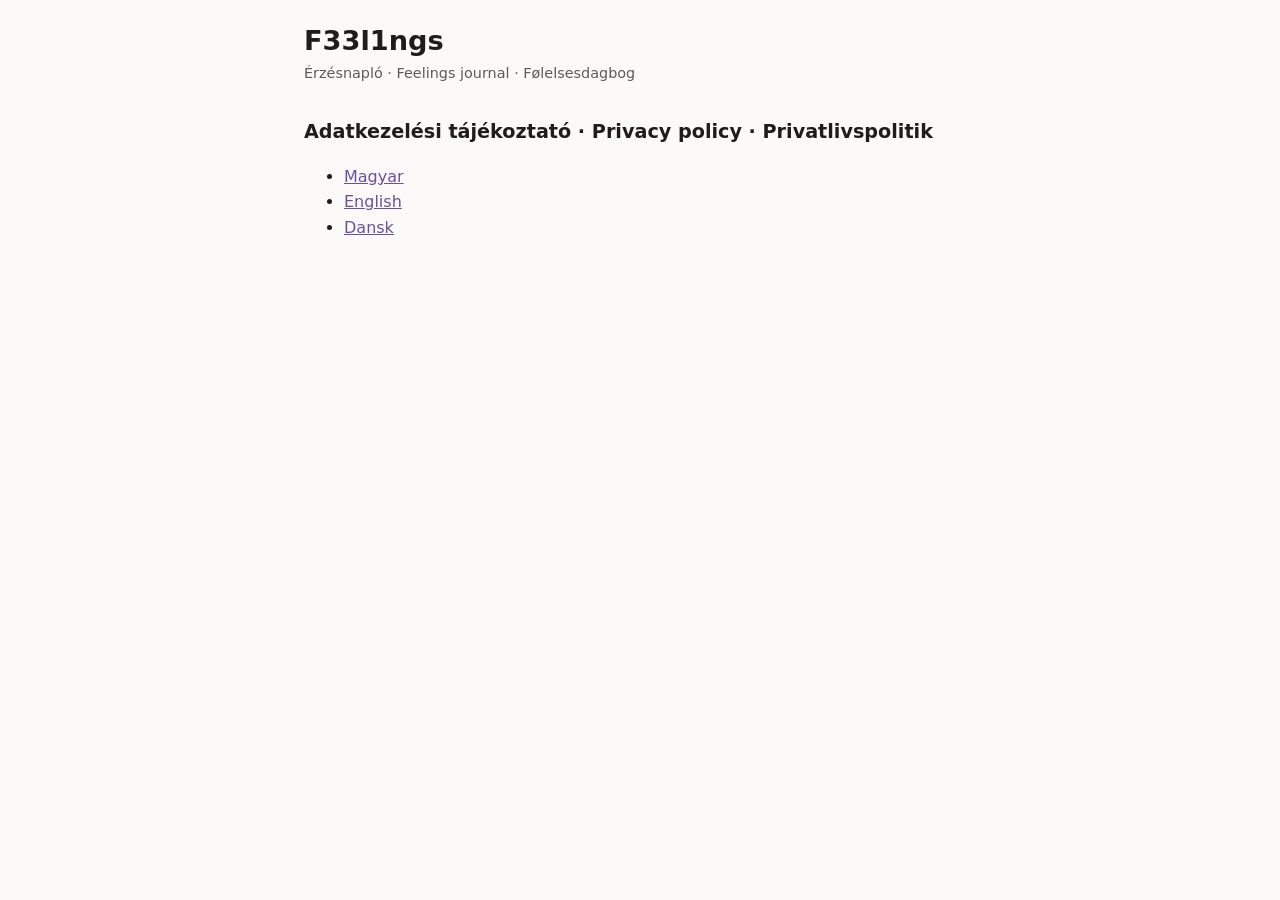
<file: index.html>
<!doctype html>
<html lang="en">
<head>
<meta charset="utf-8">
<meta name="viewport" content="width=device-width, initial-scale=1">
<meta http-equiv="Content-Security-Policy" content="default-src 'none'; style-src 'self'; img-src 'self'; base-uri 'none'; form-action 'none'">
<meta name="referrer" content="no-referrer">
<title>F33l1ngs</title>
<link rel="stylesheet" href="style.css">
</head>
<body>
<main>
<h1>F33l1ngs</h1>
<p class="meta">Érzésnapló · Feelings journal · Følelsesdagbog</p>

<h2>Adatkezelési tájékoztató · Privacy policy · Privatlivspolitik</h2>
<ul>
  <li><a href="hu/" hreflang="hu" lang="hu">Magyar</a></li>
  <li><a href="en/" hreflang="en">English</a></li>
  <li><a href="da/" hreflang="da" lang="da">Dansk</a></li>
</ul>

</main>
</body>
</html>
</file>
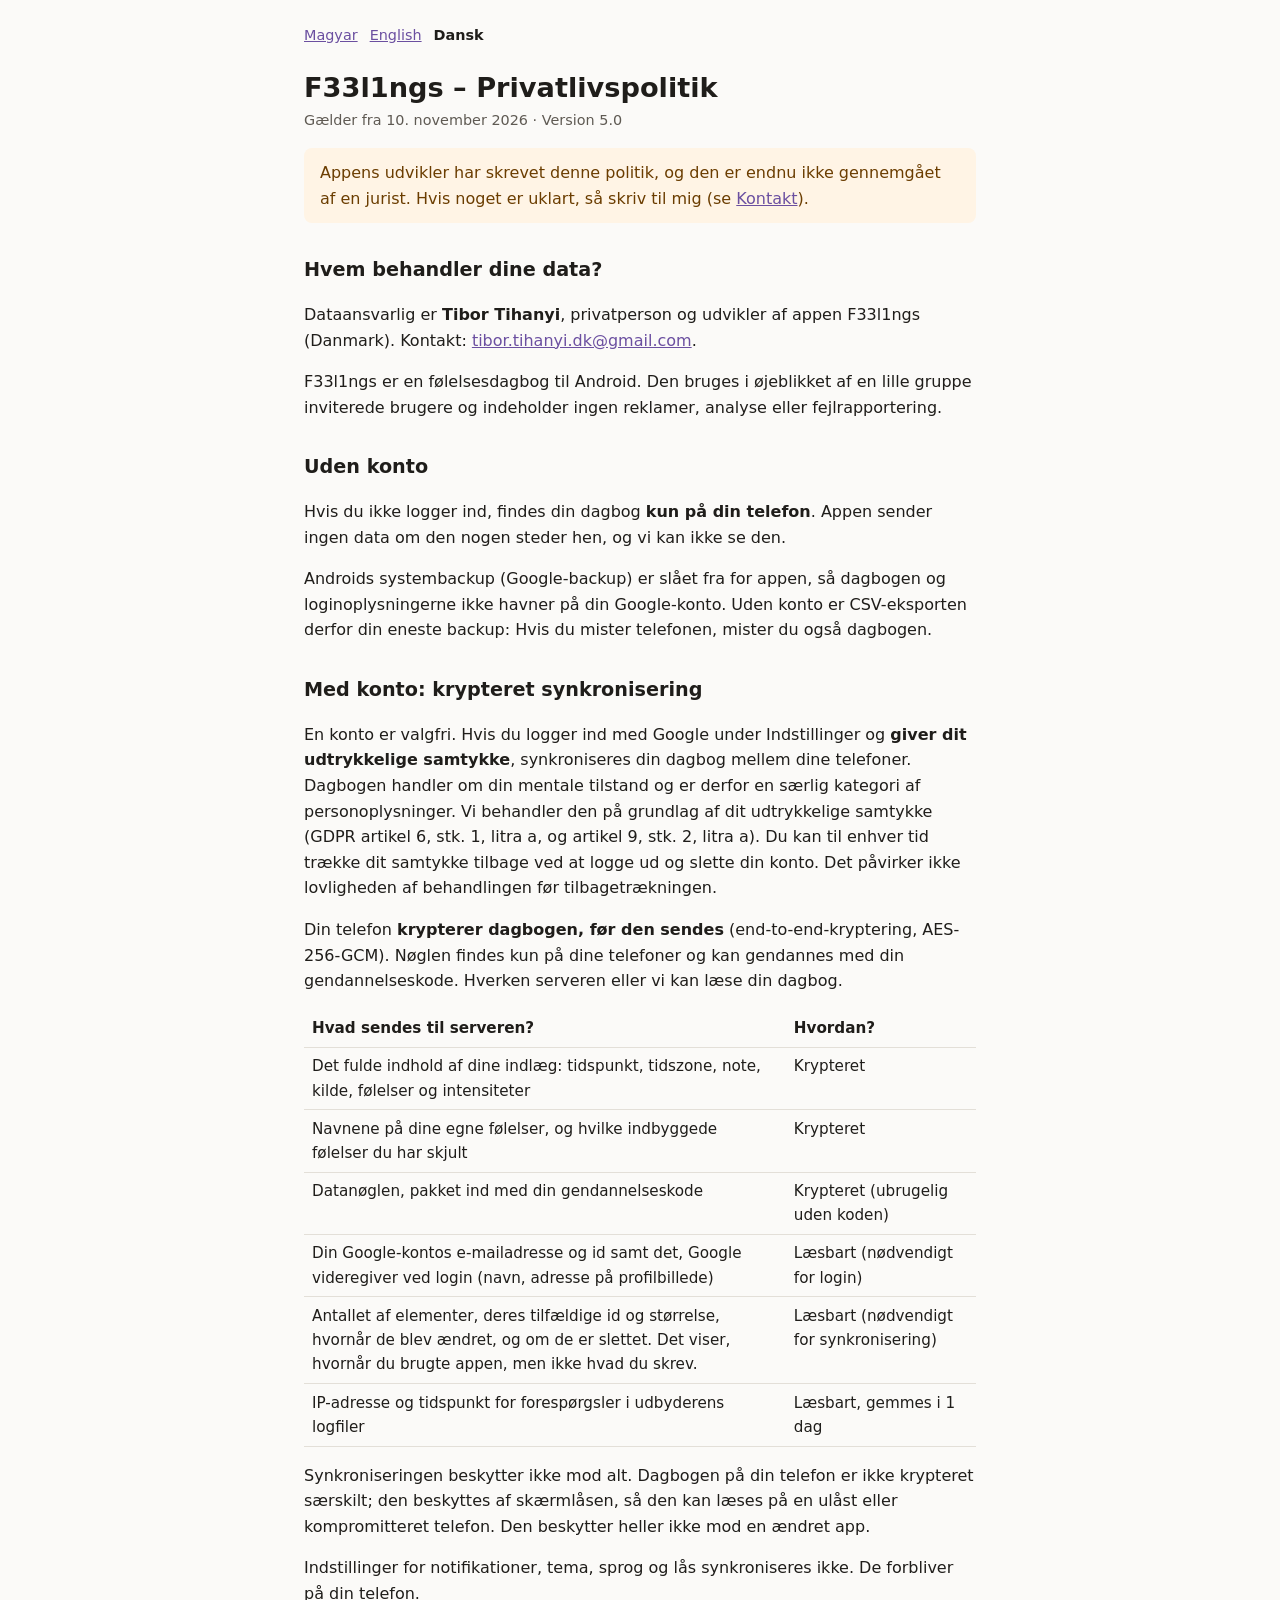
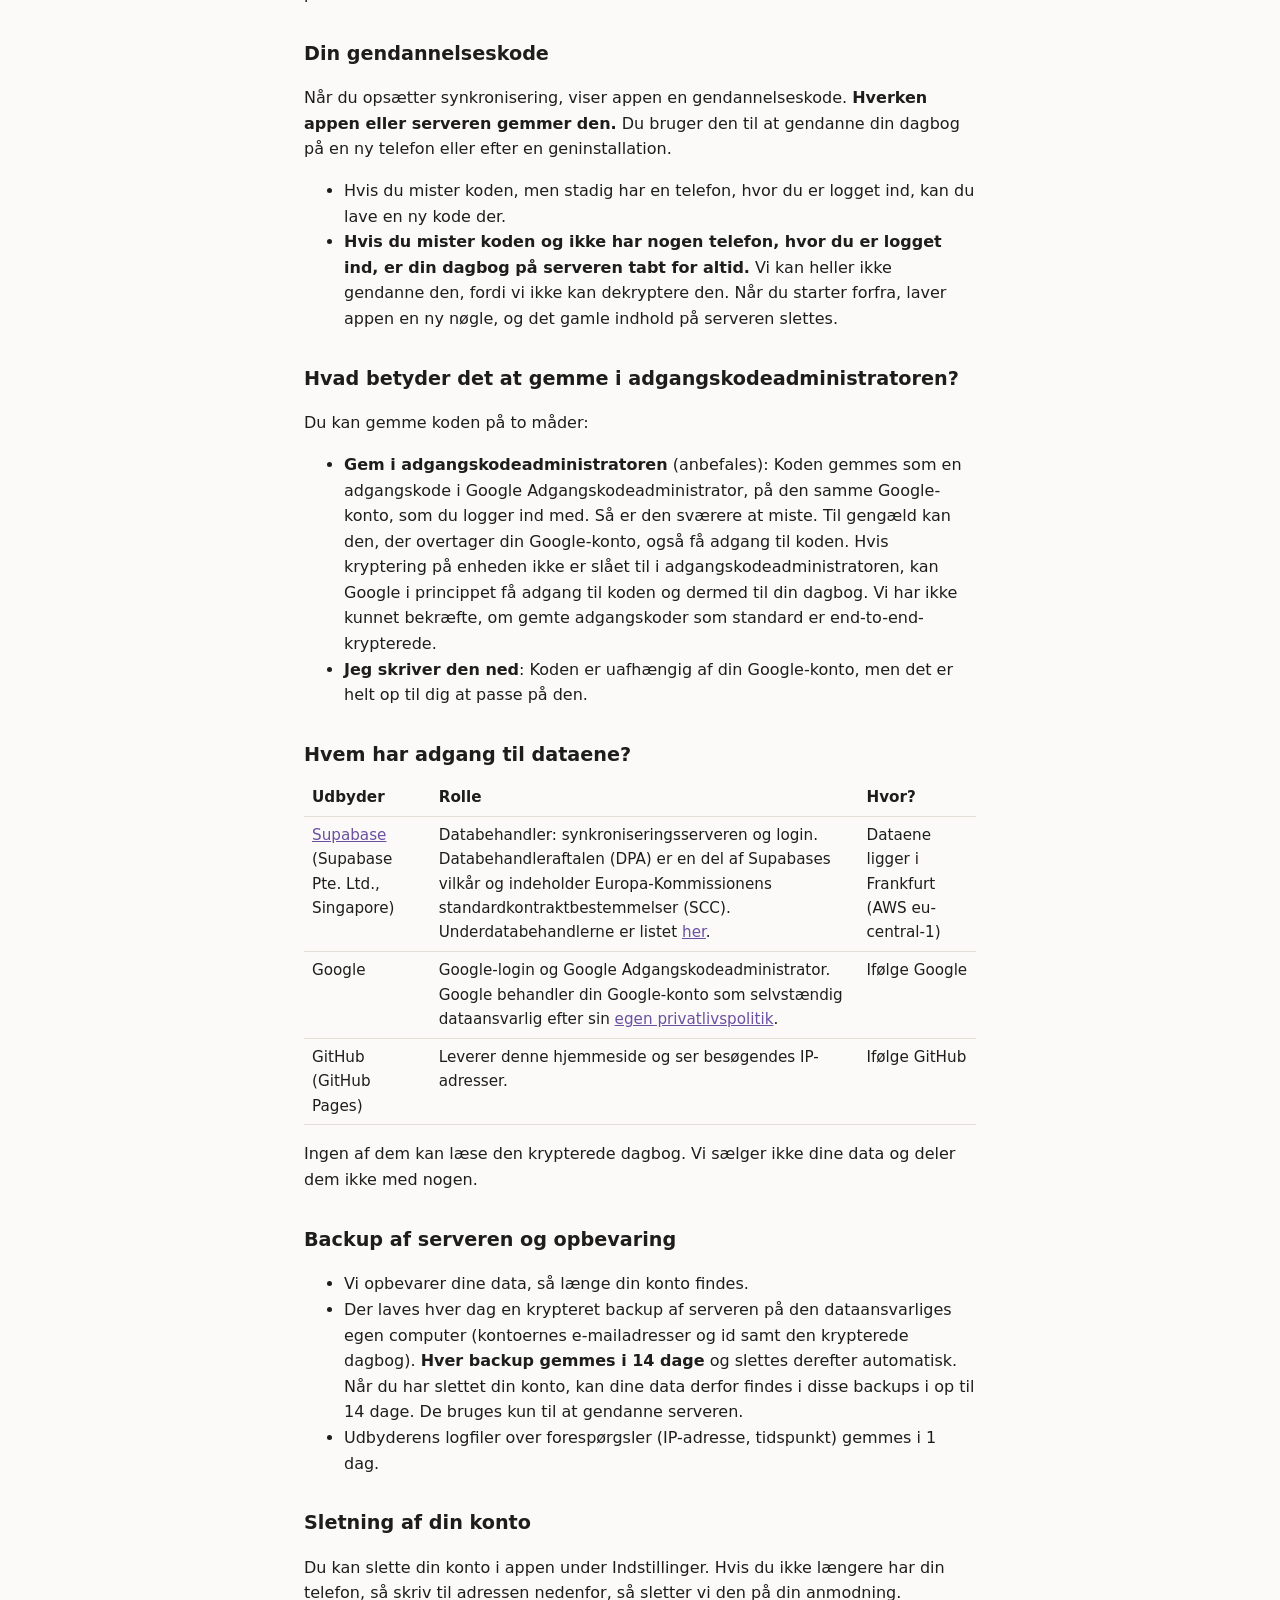
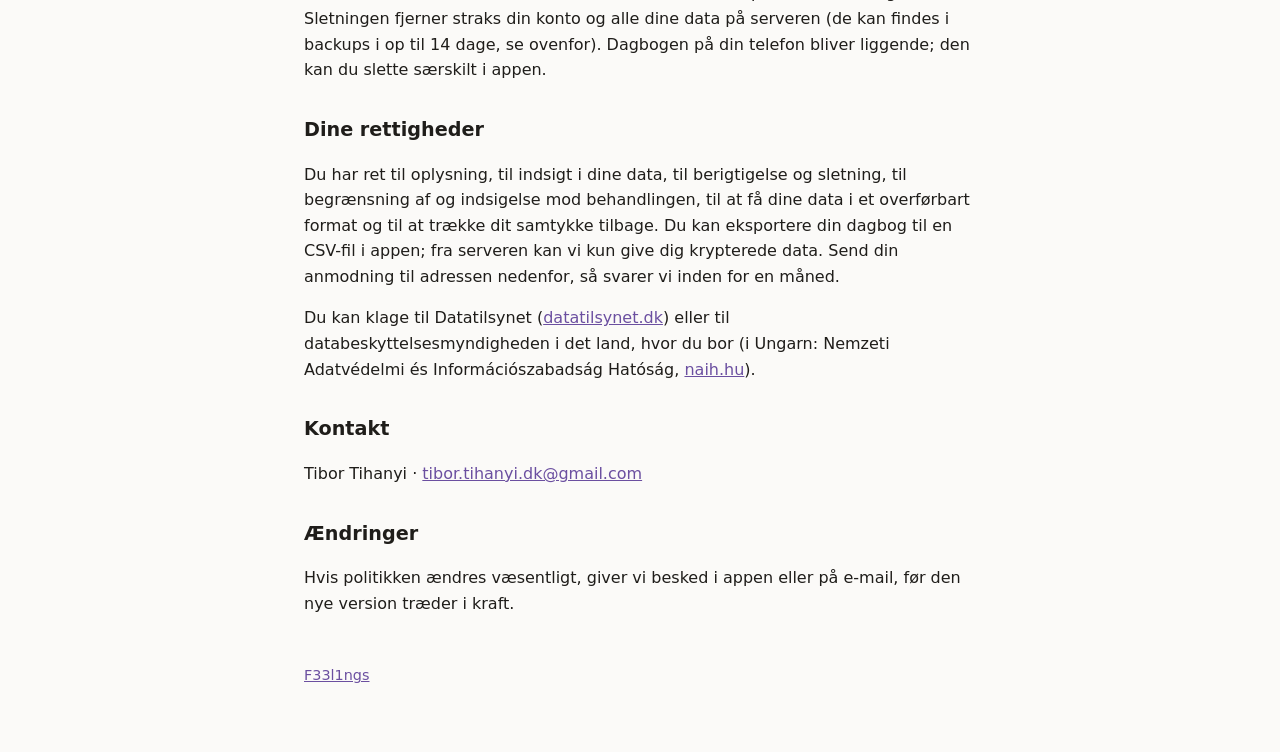
<file: da/index.html>
<!doctype html>
<html lang="da">
<head>
<meta charset="utf-8">
<meta name="viewport" content="width=device-width, initial-scale=1">
<meta http-equiv="Content-Security-Policy" content="default-src 'none'; style-src 'self'; img-src 'self'; base-uri 'none'; form-action 'none'">
<meta name="referrer" content="no-referrer">
<title>F33l1ngs – Privatlivspolitik</title>
<link rel="stylesheet" href="../style.css">
</head>
<body>
<main>
<nav class="lang"><a href="../hu/" hreflang="hu" lang="hu">Magyar</a><a href="../en/" hreflang="en" lang="en">English</a><span>Dansk</span></nav>

<h1>F33l1ngs – Privatlivspolitik</h1>
<p class="meta">Gælder fra 10. november 2026 · Version 5.0</p>

<p class="note">Appens udvikler har skrevet denne politik, og den er endnu ikke gennemgået af en jurist. Hvis noget er uklart, så skriv til mig (se <a href="#kontakt">Kontakt</a>).</p>

<h2 id="dataansvarlig">Hvem behandler dine data?</h2>
<p>Dataansvarlig er <strong>Tibor Tihanyi</strong>, privatperson og udvikler af appen F33l1ngs (Danmark). Kontakt: <a href="mailto:tibor.tihanyi.dk@gmail.com">tibor.tihanyi.dk@gmail.com</a>.</p>
<p>F33l1ngs er en følelsesdagbog til Android. Den bruges i øjeblikket af en lille gruppe inviterede brugere og indeholder ingen reklamer, analyse eller fejlrapportering.</p>

<h2 id="uden-konto">Uden konto</h2>
<p>Hvis du ikke logger ind, findes din dagbog <strong>kun på din telefon</strong>. Appen sender ingen data om den nogen steder hen, og vi kan ikke se den.</p>
<p>Androids systembackup (Google-backup) er slået fra for appen, så dagbogen og loginoplysningerne ikke havner på din Google-konto. Uden konto er CSV-eksporten derfor din eneste backup: Hvis du mister telefonen, mister du også dagbogen.</p>

<h2 id="synkronisering">Med konto: krypteret synkronisering</h2>
<p>En konto er valgfri. Hvis du logger ind med Google under Indstillinger og <strong>giver dit udtrykkelige samtykke</strong>, synkroniseres din dagbog mellem dine telefoner. Dagbogen handler om din mentale tilstand og er derfor en særlig kategori af personoplysninger. Vi behandler den på grundlag af dit udtrykkelige samtykke (GDPR artikel 6, stk. 1, litra a, og artikel 9, stk. 2, litra a). Du kan til enhver tid trække dit samtykke tilbage ved at logge ud og slette din konto. Det påvirker ikke lovligheden af behandlingen før tilbagetrækningen.</p>
<p>Din telefon <strong>krypterer dagbogen, før den sendes</strong> (end-to-end-kryptering, AES-256-GCM). Nøglen findes kun på dine telefoner og kan gendannes med din gendannelseskode. Hverken serveren eller vi kan læse din dagbog.</p>

<table>
<thead><tr><th>Hvad sendes til serveren?</th><th>Hvordan?</th></tr></thead>
<tbody>
<tr><td>Det fulde indhold af dine indlæg: tidspunkt, tidszone, note, kilde, følelser og intensiteter</td><td>Krypteret</td></tr>
<tr><td>Navnene på dine egne følelser, og hvilke indbyggede følelser du har skjult</td><td>Krypteret</td></tr>
<tr><td>Datanøglen, pakket ind med din gendannelseskode</td><td>Krypteret (ubrugelig uden koden)</td></tr>
<tr><td>Din Google-kontos e-mailadresse og id samt det, Google videregiver ved login (navn, adresse på profilbillede)</td><td>Læsbart (nødvendigt for login)</td></tr>
<tr><td>Antallet af elementer, deres tilfældige id og størrelse, hvornår de blev ændret, og om de er slettet. Det viser, hvornår du brugte appen, men ikke hvad du skrev.</td><td>Læsbart (nødvendigt for synkronisering)</td></tr>
<tr><td>IP-adresse og tidspunkt for forespørgsler i udbyderens logfiler</td><td>Læsbart, gemmes i 1 dag</td></tr>
</tbody>
</table>

<p>Synkroniseringen beskytter ikke mod alt. Dagbogen på din telefon er ikke krypteret særskilt; den beskyttes af skærmlåsen, så den kan læses på en ulåst eller kompromitteret telefon. Den beskytter heller ikke mod en ændret app.</p>
<p>Indstillinger for notifikationer, tema, sprog og lås synkroniseres ikke. De forbliver på din telefon.</p>

<h2 id="kode">Din gendannelseskode</h2>
<p>Når du opsætter synkronisering, viser appen en gendannelseskode. <strong>Hverken appen eller serveren gemmer den.</strong> Du bruger den til at gendanne din dagbog på en ny telefon eller efter en geninstallation.</p>
<ul>
<li>Hvis du mister koden, men stadig har en telefon, hvor du er logget ind, kan du lave en ny kode der.</li>
<li><strong>Hvis du mister koden og ikke har nogen telefon, hvor du er logget ind, er din dagbog på serveren tabt for altid.</strong> Vi kan heller ikke gendanne den, fordi vi ikke kan dekryptere den. Når du starter forfra, laver appen en ny nøgle, og det gamle indhold på serveren slettes.</li>
</ul>

<h2 id="adgangskodeadministrator">Hvad betyder det at gemme i adgangskodeadministratoren?</h2>
<p>Du kan gemme koden på to måder:</p>
<ul>
<li><strong>Gem i adgangskodeadministratoren</strong> (anbefales): Koden gemmes som en adgangskode i Google Adgangskodeadministrator, på den samme Google-konto, som du logger ind med. Så er den sværere at miste. Til gengæld kan den, der overtager din Google-konto, også få adgang til koden. Hvis kryptering på enheden ikke er slået til i adgangskodeadministratoren, kan Google i princippet få adgang til koden og dermed til din dagbog. Vi har ikke kunnet bekræfte, om gemte adgangskoder som standard er end-to-end-krypterede.</li>
<li><strong>Jeg skriver den ned</strong>: Koden er uafhængig af din Google-konto, men det er helt op til dig at passe på den.</li>
</ul>

<h2 id="databehandlere">Hvem har adgang til dataene?</h2>
<table>
<thead><tr><th>Udbyder</th><th>Rolle</th><th>Hvor?</th></tr></thead>
<tbody>
<tr><td><a href="https://supabase.com/legal/dpa">Supabase</a> (Supabase Pte. Ltd., Singapore)</td><td>Databehandler: synkroniseringsserveren og login. Databehandleraftalen (DPA) er en del af Supabases vilkår og indeholder Europa-Kommissionens standardkontraktbestemmelser (SCC). Underdatabehandlerne er listet <a href="https://supabase.com/legal/customer-resources/subprocessor-list">her</a>.</td><td>Dataene ligger i Frankfurt (AWS eu-central-1)</td></tr>
<tr><td>Google</td><td>Google-login og Google Adgangskodeadministrator. Google behandler din Google-konto som selvstændig dataansvarlig efter sin <a href="https://policies.google.com/privacy">egen privatlivspolitik</a>.</td><td>Ifølge Google</td></tr>
<tr><td>GitHub (GitHub Pages)</td><td>Leverer denne hjemmeside og ser besøgendes IP-adresser.</td><td>Ifølge GitHub</td></tr>
</tbody>
</table>
<p>Ingen af dem kan læse den krypterede dagbog. Vi sælger ikke dine data og deler dem ikke med nogen.</p>

<h2 id="backup">Backup af serveren og opbevaring</h2>
<ul>
<li>Vi opbevarer dine data, så længe din konto findes.</li>
<li>Der laves hver dag en krypteret backup af serveren på den dataansvarliges egen computer (kontoernes e-mailadresser og id samt den krypterede dagbog). <strong>Hver backup gemmes i 14 dage</strong> og slettes derefter automatisk. Når du har slettet din konto, kan dine data derfor findes i disse backups i op til 14 dage. De bruges kun til at gendanne serveren.</li>
<li>Udbyderens logfiler over forespørgsler (IP-adresse, tidspunkt) gemmes i 1 dag.</li>
</ul>

<h2 id="sletning">Sletning af din konto</h2>
<p>Du kan slette din konto i appen under Indstillinger. Hvis du ikke længere har din telefon, så skriv til adressen nedenfor, så sletter vi den på din anmodning. Sletningen fjerner straks din konto og alle dine data på serveren (de kan findes i backups i op til 14 dage, se ovenfor). Dagbogen på din telefon bliver liggende; den kan du slette særskilt i appen.</p>

<h2 id="rettigheder">Dine rettigheder</h2>
<p>Du har ret til oplysning, til indsigt i dine data, til berigtigelse og sletning, til begrænsning af og indsigelse mod behandlingen, til at få dine data i et overførbart format og til at trække dit samtykke tilbage. Du kan eksportere din dagbog til en CSV-fil i appen; fra serveren kan vi kun give dig krypterede data. Send din anmodning til adressen nedenfor, så svarer vi inden for en måned.</p>
<p>Du kan klage til Datatilsynet (<a href="https://www.datatilsynet.dk">datatilsynet.dk</a>) eller til databeskyttelsesmyndigheden i det land, hvor du bor (i Ungarn: Nemzeti Adatvédelmi és Információszabadság Hatóság, <a href="https://naih.hu">naih.hu</a>).</p>

<h2 id="kontakt">Kontakt</h2>
<p>Tibor Tihanyi · <a href="mailto:tibor.tihanyi.dk@gmail.com">tibor.tihanyi.dk@gmail.com</a></p>

<h2 id="aendringer">Ændringer</h2>
<p>Hvis politikken ændres væsentligt, giver vi besked i appen eller på e-mail, før den nye version træder i kraft.</p>

<footer><a href="../">F33l1ngs</a></footer>
</main>
</body>
</html>
</file>
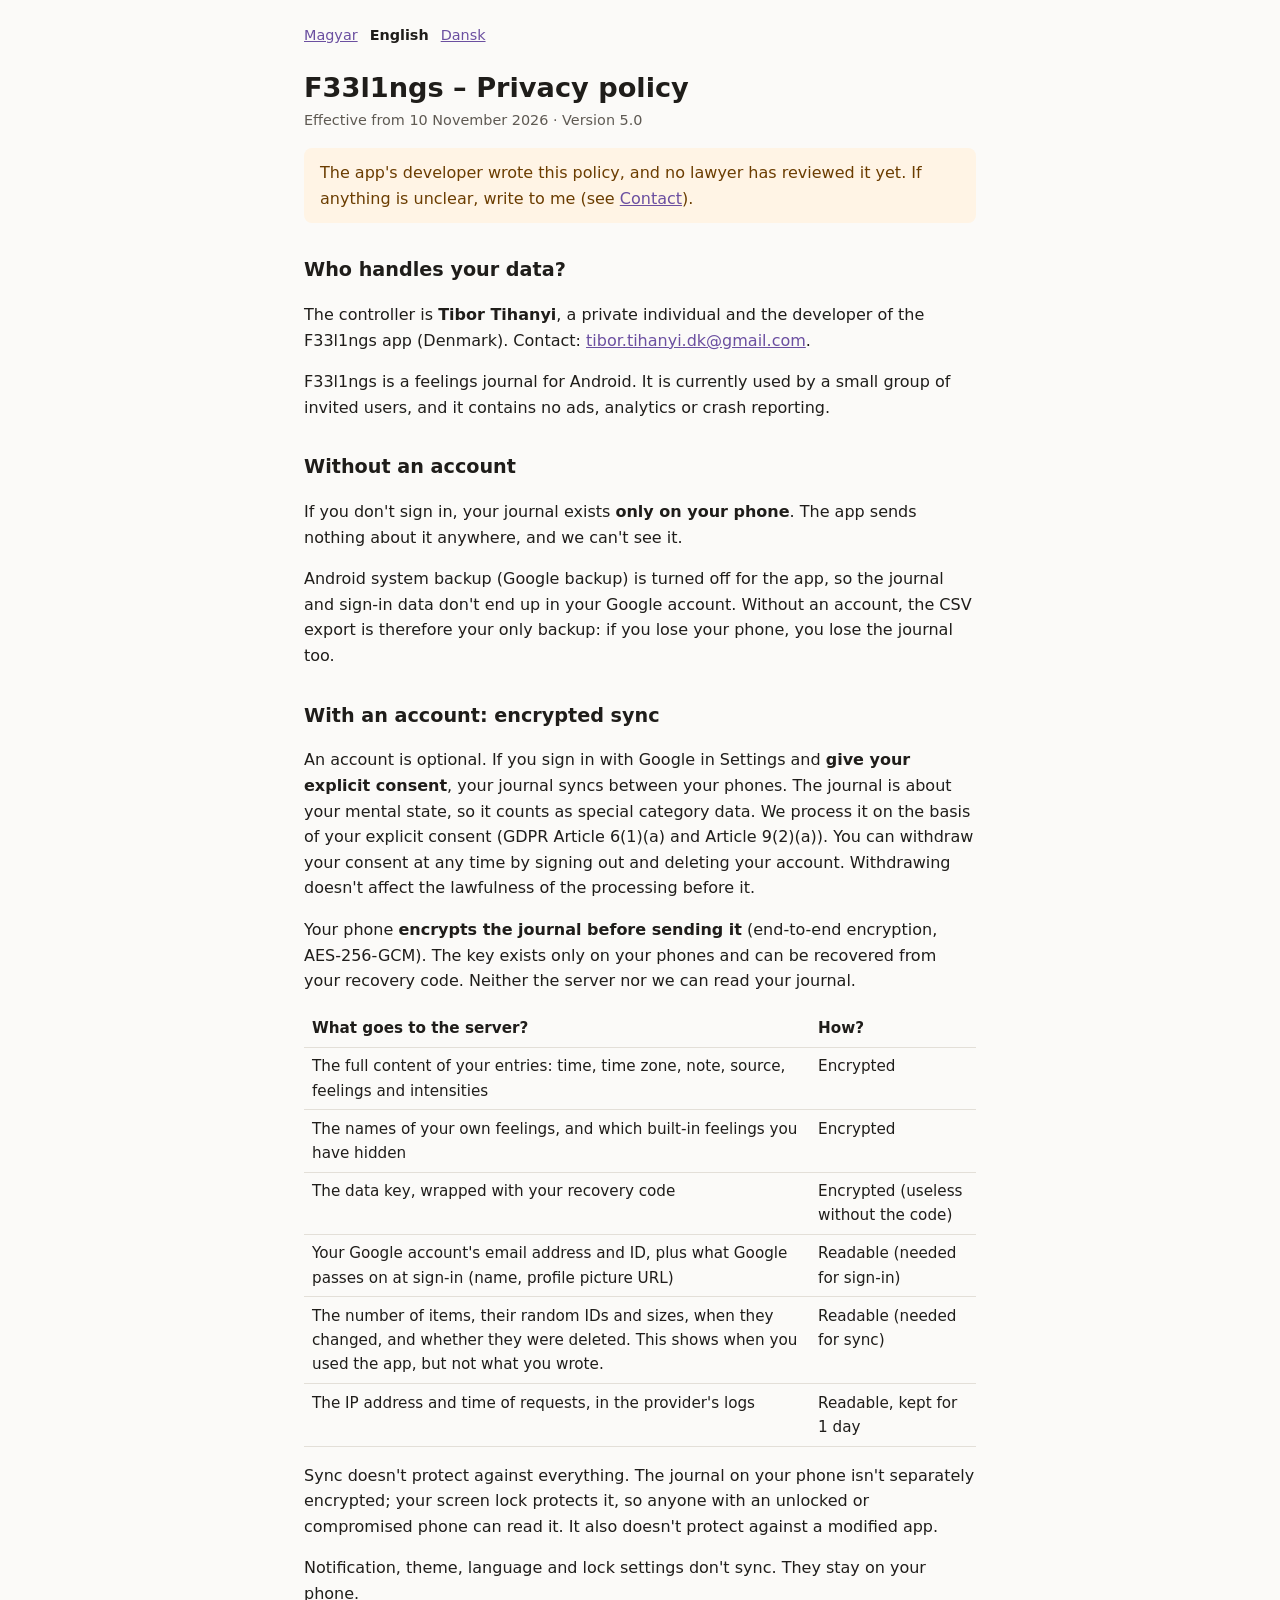
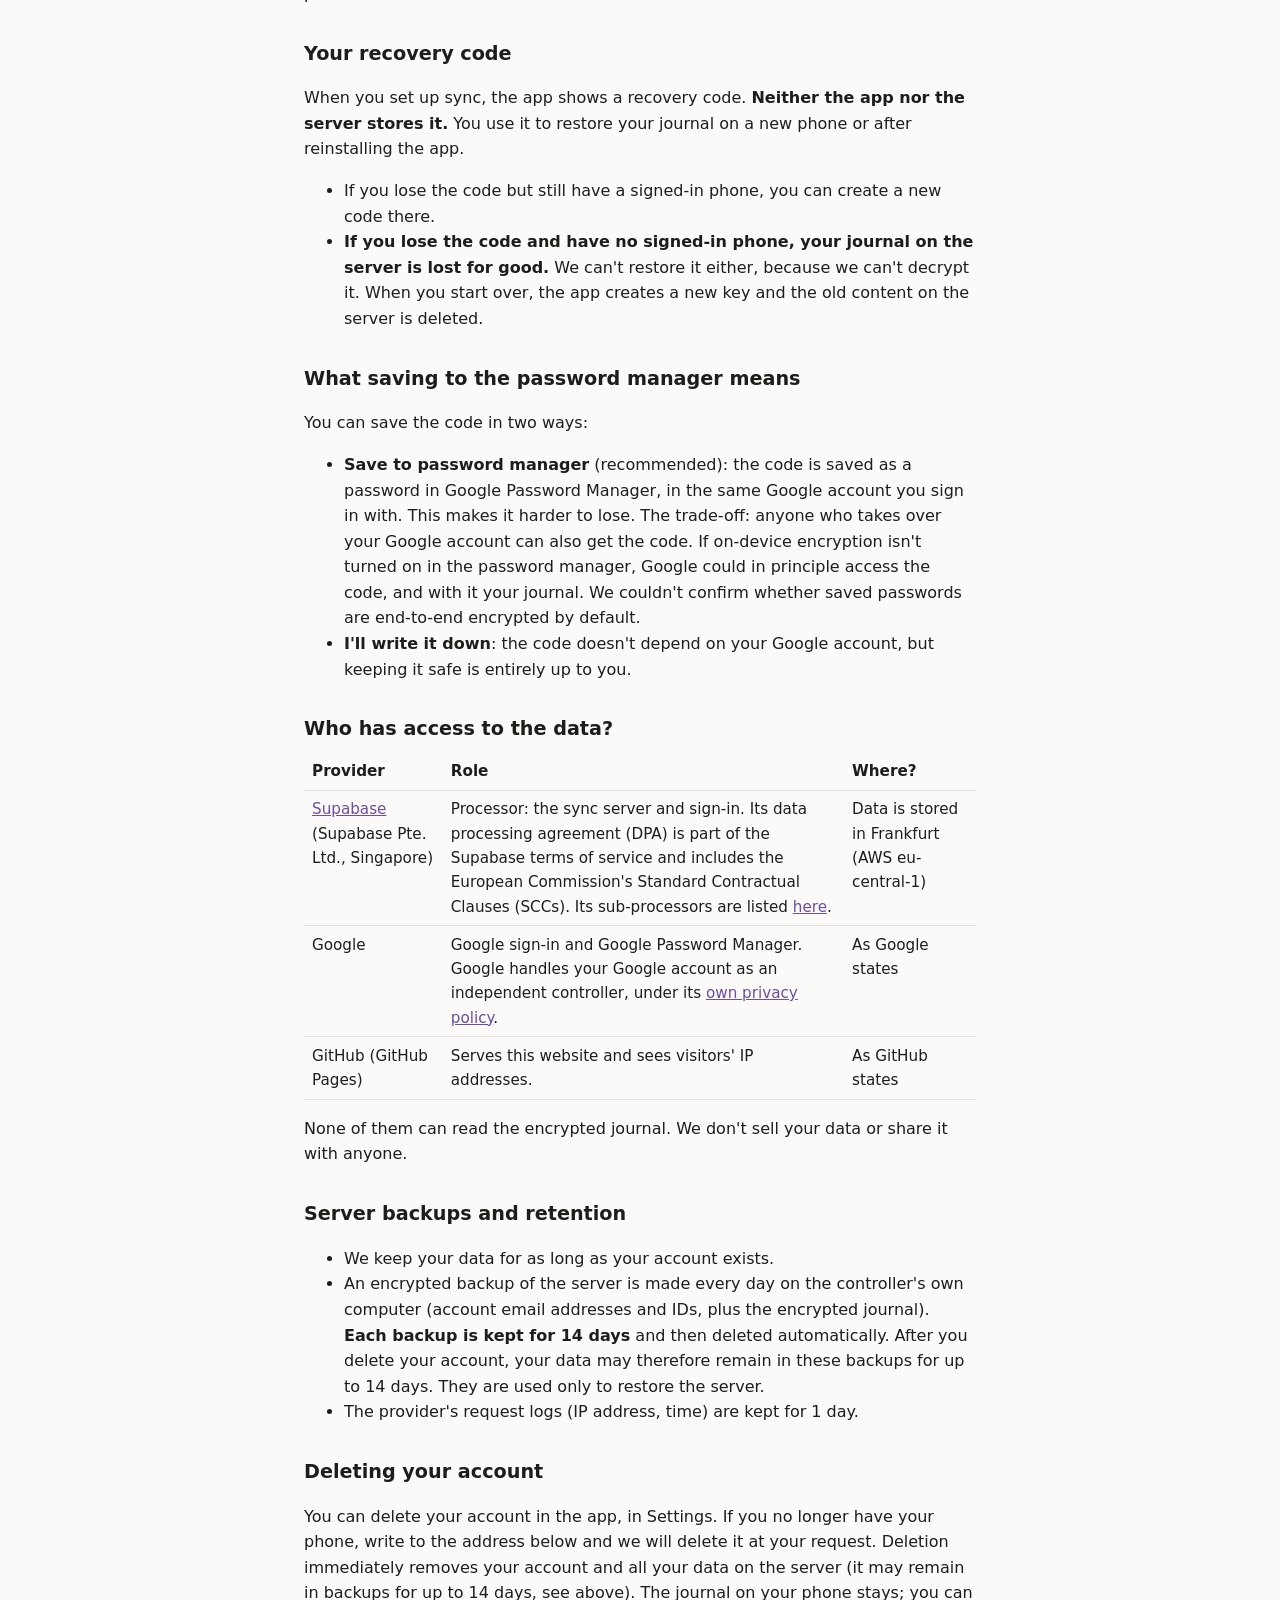
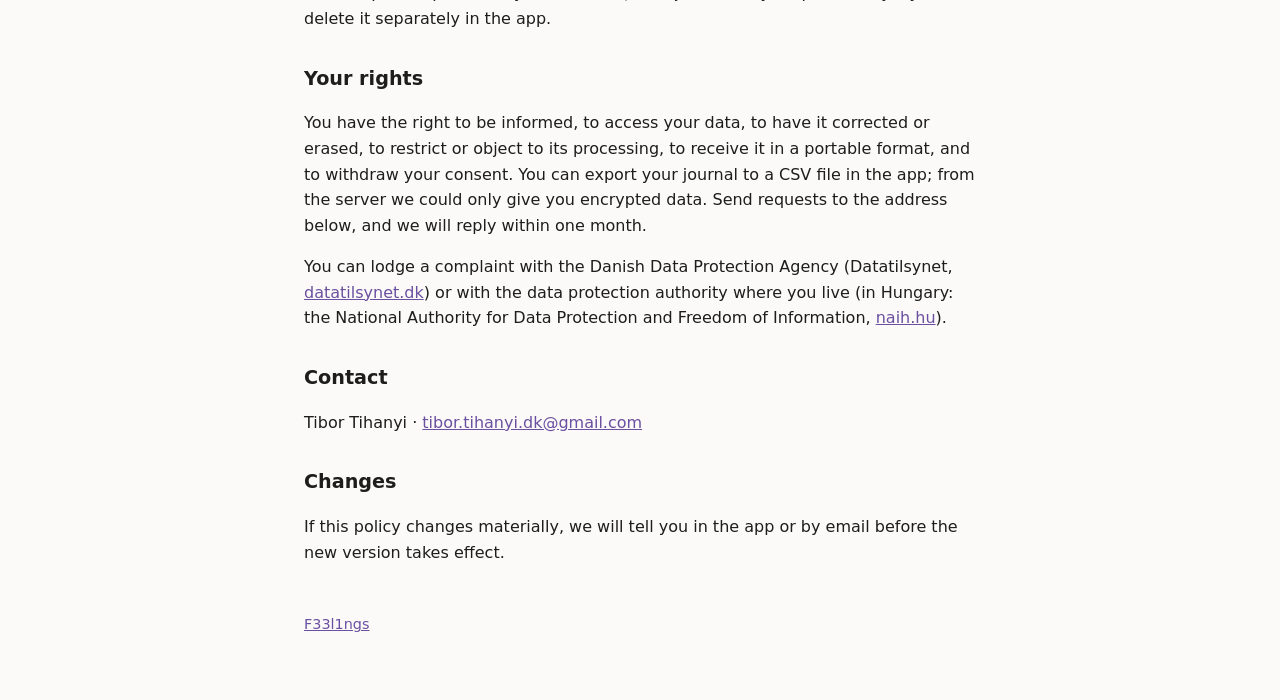
<file: en/index.html>
<!doctype html>
<html lang="en">
<head>
<meta charset="utf-8">
<meta name="viewport" content="width=device-width, initial-scale=1">
<meta http-equiv="Content-Security-Policy" content="default-src 'none'; style-src 'self'; img-src 'self'; base-uri 'none'; form-action 'none'">
<meta name="referrer" content="no-referrer">
<title>F33l1ngs – Privacy policy</title>
<link rel="stylesheet" href="../style.css">
</head>
<body>
<main>
<nav class="lang"><a href="../hu/" hreflang="hu" lang="hu">Magyar</a><span>English</span><a href="../da/" hreflang="da" lang="da">Dansk</a></nav>

<h1>F33l1ngs – Privacy policy</h1>
<p class="meta">Effective from 10 November 2026 · Version 5.0</p>

<p class="note">The app's developer wrote this policy, and no lawyer has reviewed it yet. If anything is unclear, write to me (see <a href="#contact">Contact</a>).</p>

<h2 id="controller">Who handles your data?</h2>
<p>The controller is <strong>Tibor Tihanyi</strong>, a private individual and the developer of the F33l1ngs app (Denmark). Contact: <a href="mailto:tibor.tihanyi.dk@gmail.com">tibor.tihanyi.dk@gmail.com</a>.</p>
<p>F33l1ngs is a feelings journal for Android. It is currently used by a small group of invited users, and it contains no ads, analytics or crash reporting.</p>

<h2 id="no-account">Without an account</h2>
<p>If you don't sign in, your journal exists <strong>only on your phone</strong>. The app sends nothing about it anywhere, and we can't see it.</p>
<p>Android system backup (Google backup) is turned off for the app, so the journal and sign-in data don't end up in your Google account. Without an account, the CSV export is therefore your only backup: if you lose your phone, you lose the journal too.</p>

<h2 id="sync">With an account: encrypted sync</h2>
<p>An account is optional. If you sign in with Google in Settings and <strong>give your explicit consent</strong>, your journal syncs between your phones. The journal is about your mental state, so it counts as special category data. We process it on the basis of your explicit consent (GDPR Article 6(1)(a) and Article 9(2)(a)). You can withdraw your consent at any time by signing out and deleting your account. Withdrawing doesn't affect the lawfulness of the processing before it.</p>
<p>Your phone <strong>encrypts the journal before sending it</strong> (end-to-end encryption, AES-256-GCM). The key exists only on your phones and can be recovered from your recovery code. Neither the server nor we can read your journal.</p>

<table>
<thead><tr><th>What goes to the server?</th><th>How?</th></tr></thead>
<tbody>
<tr><td>The full content of your entries: time, time zone, note, source, feelings and intensities</td><td>Encrypted</td></tr>
<tr><td>The names of your own feelings, and which built-in feelings you have hidden</td><td>Encrypted</td></tr>
<tr><td>The data key, wrapped with your recovery code</td><td>Encrypted (useless without the code)</td></tr>
<tr><td>Your Google account's email address and ID, plus what Google passes on at sign-in (name, profile picture URL)</td><td>Readable (needed for sign-in)</td></tr>
<tr><td>The number of items, their random IDs and sizes, when they changed, and whether they were deleted. This shows when you used the app, but not what you wrote.</td><td>Readable (needed for sync)</td></tr>
<tr><td>The IP address and time of requests, in the provider's logs</td><td>Readable, kept for 1 day</td></tr>
</tbody>
</table>

<p>Sync doesn't protect against everything. The journal on your phone isn't separately encrypted; your screen lock protects it, so anyone with an unlocked or compromised phone can read it. It also doesn't protect against a modified app.</p>
<p>Notification, theme, language and lock settings don't sync. They stay on your phone.</p>

<h2 id="code">Your recovery code</h2>
<p>When you set up sync, the app shows a recovery code. <strong>Neither the app nor the server stores it.</strong> You use it to restore your journal on a new phone or after reinstalling the app.</p>
<ul>
<li>If you lose the code but still have a signed-in phone, you can create a new code there.</li>
<li><strong>If you lose the code and have no signed-in phone, your journal on the server is lost for good.</strong> We can't restore it either, because we can't decrypt it. When you start over, the app creates a new key and the old content on the server is deleted.</li>
</ul>

<h2 id="password-manager">What saving to the password manager means</h2>
<p>You can save the code in two ways:</p>
<ul>
<li><strong>Save to password manager</strong> (recommended): the code is saved as a password in Google Password Manager, in the same Google account you sign in with. This makes it harder to lose. The trade-off: anyone who takes over your Google account can also get the code. If on-device encryption isn't turned on in the password manager, Google could in principle access the code, and with it your journal. We couldn't confirm whether saved passwords are end-to-end encrypted by default.</li>
<li><strong>I'll write it down</strong>: the code doesn't depend on your Google account, but keeping it safe is entirely up to you.</li>
</ul>

<h2 id="processors">Who has access to the data?</h2>
<table>
<thead><tr><th>Provider</th><th>Role</th><th>Where?</th></tr></thead>
<tbody>
<tr><td><a href="https://supabase.com/legal/dpa">Supabase</a> (Supabase Pte. Ltd., Singapore)</td><td>Processor: the sync server and sign-in. Its data processing agreement (DPA) is part of the Supabase terms of service and includes the European Commission's Standard Contractual Clauses (SCCs). Its sub-processors are listed <a href="https://supabase.com/legal/customer-resources/subprocessor-list">here</a>.</td><td>Data is stored in Frankfurt (AWS eu-central-1)</td></tr>
<tr><td>Google</td><td>Google sign-in and Google Password Manager. Google handles your Google account as an independent controller, under its <a href="https://policies.google.com/privacy">own privacy policy</a>.</td><td>As Google states</td></tr>
<tr><td>GitHub (GitHub Pages)</td><td>Serves this website and sees visitors' IP addresses.</td><td>As GitHub states</td></tr>
</tbody>
</table>
<p>None of them can read the encrypted journal. We don't sell your data or share it with anyone.</p>

<h2 id="backup">Server backups and retention</h2>
<ul>
<li>We keep your data for as long as your account exists.</li>
<li>An encrypted backup of the server is made every day on the controller's own computer (account email addresses and IDs, plus the encrypted journal). <strong>Each backup is kept for 14 days</strong> and then deleted automatically. After you delete your account, your data may therefore remain in these backups for up to 14 days. They are used only to restore the server.</li>
<li>The provider's request logs (IP address, time) are kept for 1 day.</li>
</ul>

<h2 id="deletion">Deleting your account</h2>
<p>You can delete your account in the app, in Settings. If you no longer have your phone, write to the address below and we will delete it at your request. Deletion immediately removes your account and all your data on the server (it may remain in backups for up to 14 days, see above). The journal on your phone stays; you can delete it separately in the app.</p>

<h2 id="rights">Your rights</h2>
<p>You have the right to be informed, to access your data, to have it corrected or erased, to restrict or object to its processing, to receive it in a portable format, and to withdraw your consent. You can export your journal to a CSV file in the app; from the server we could only give you encrypted data. Send requests to the address below, and we will reply within one month.</p>
<p>You can lodge a complaint with the Danish Data Protection Agency (Datatilsynet, <a href="https://www.datatilsynet.dk">datatilsynet.dk</a>) or with the data protection authority where you live (in Hungary: the National Authority for Data Protection and Freedom of Information, <a href="https://naih.hu">naih.hu</a>).</p>

<h2 id="contact">Contact</h2>
<p>Tibor Tihanyi · <a href="mailto:tibor.tihanyi.dk@gmail.com">tibor.tihanyi.dk@gmail.com</a></p>

<h2 id="changes">Changes</h2>
<p>If this policy changes materially, we will tell you in the app or by email before the new version takes effect.</p>

<footer><a href="../">F33l1ngs</a></footer>
</main>
</body>
</html>
</file>
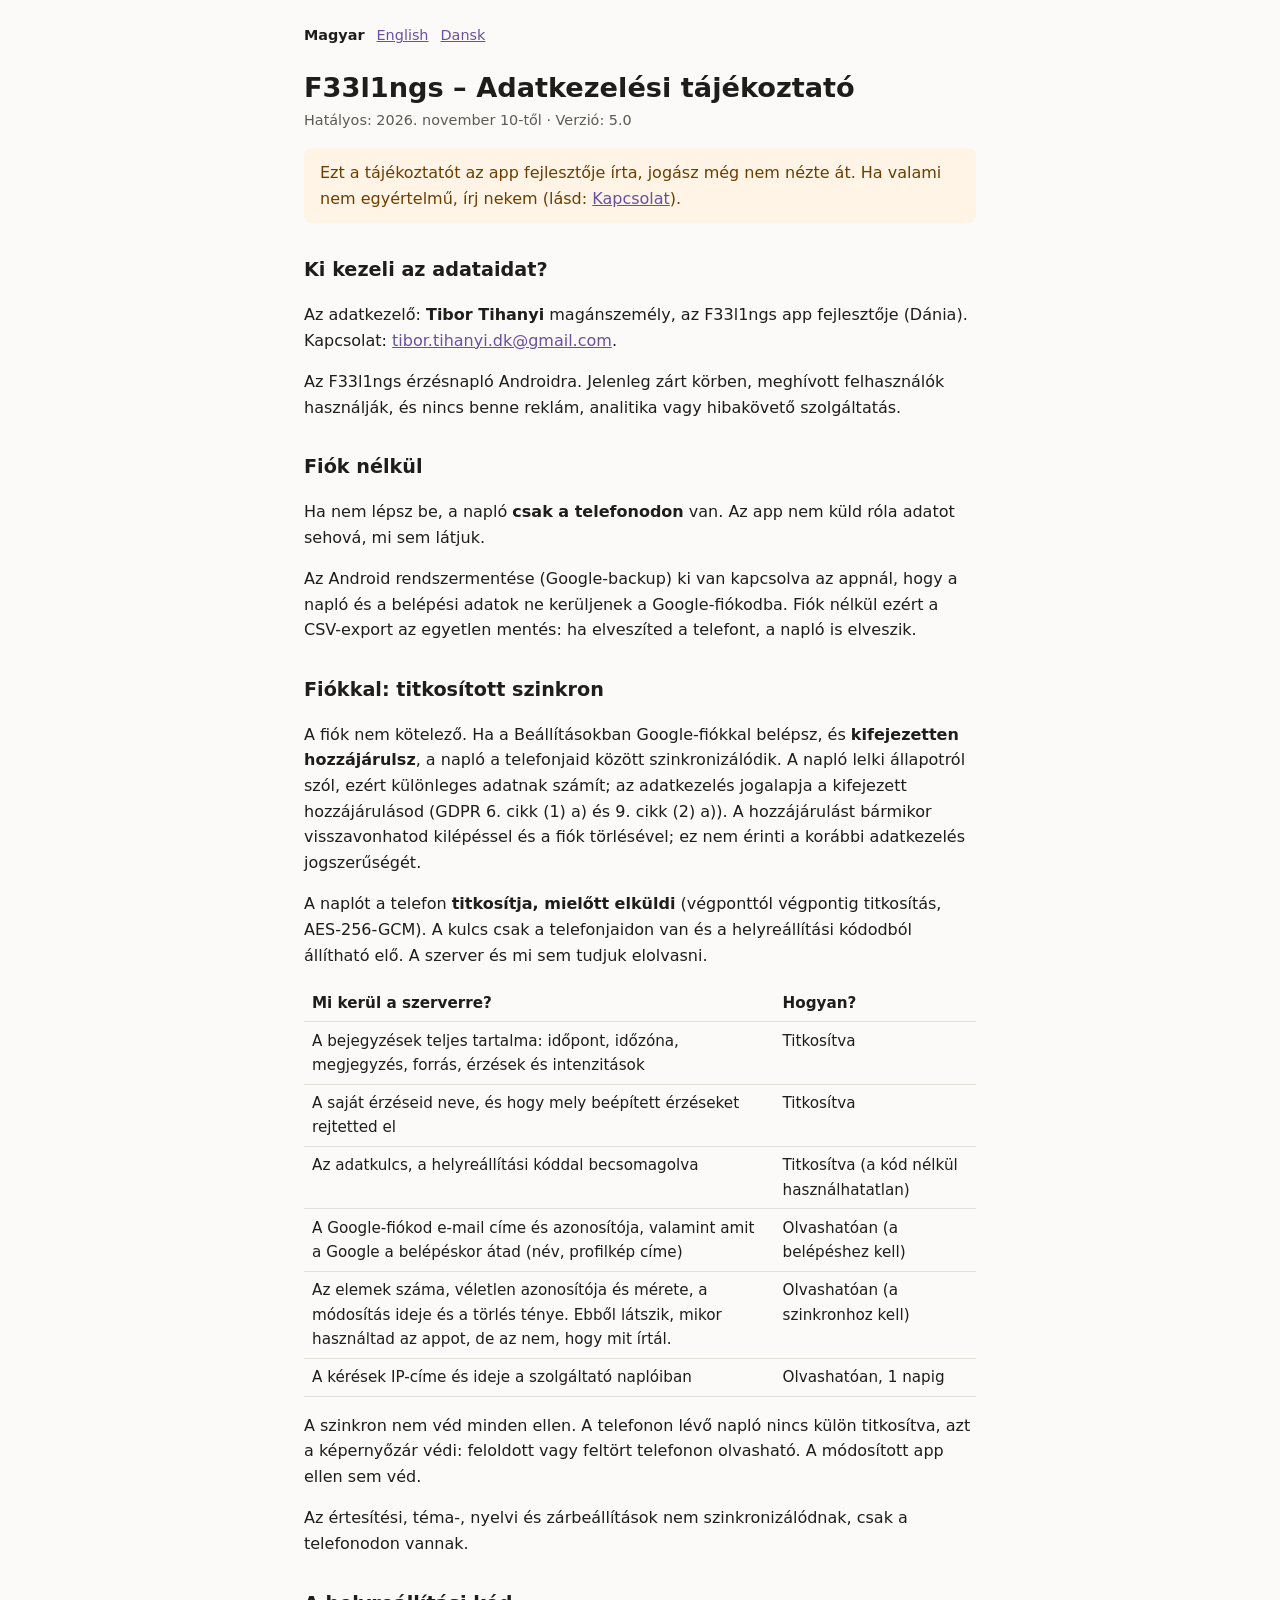
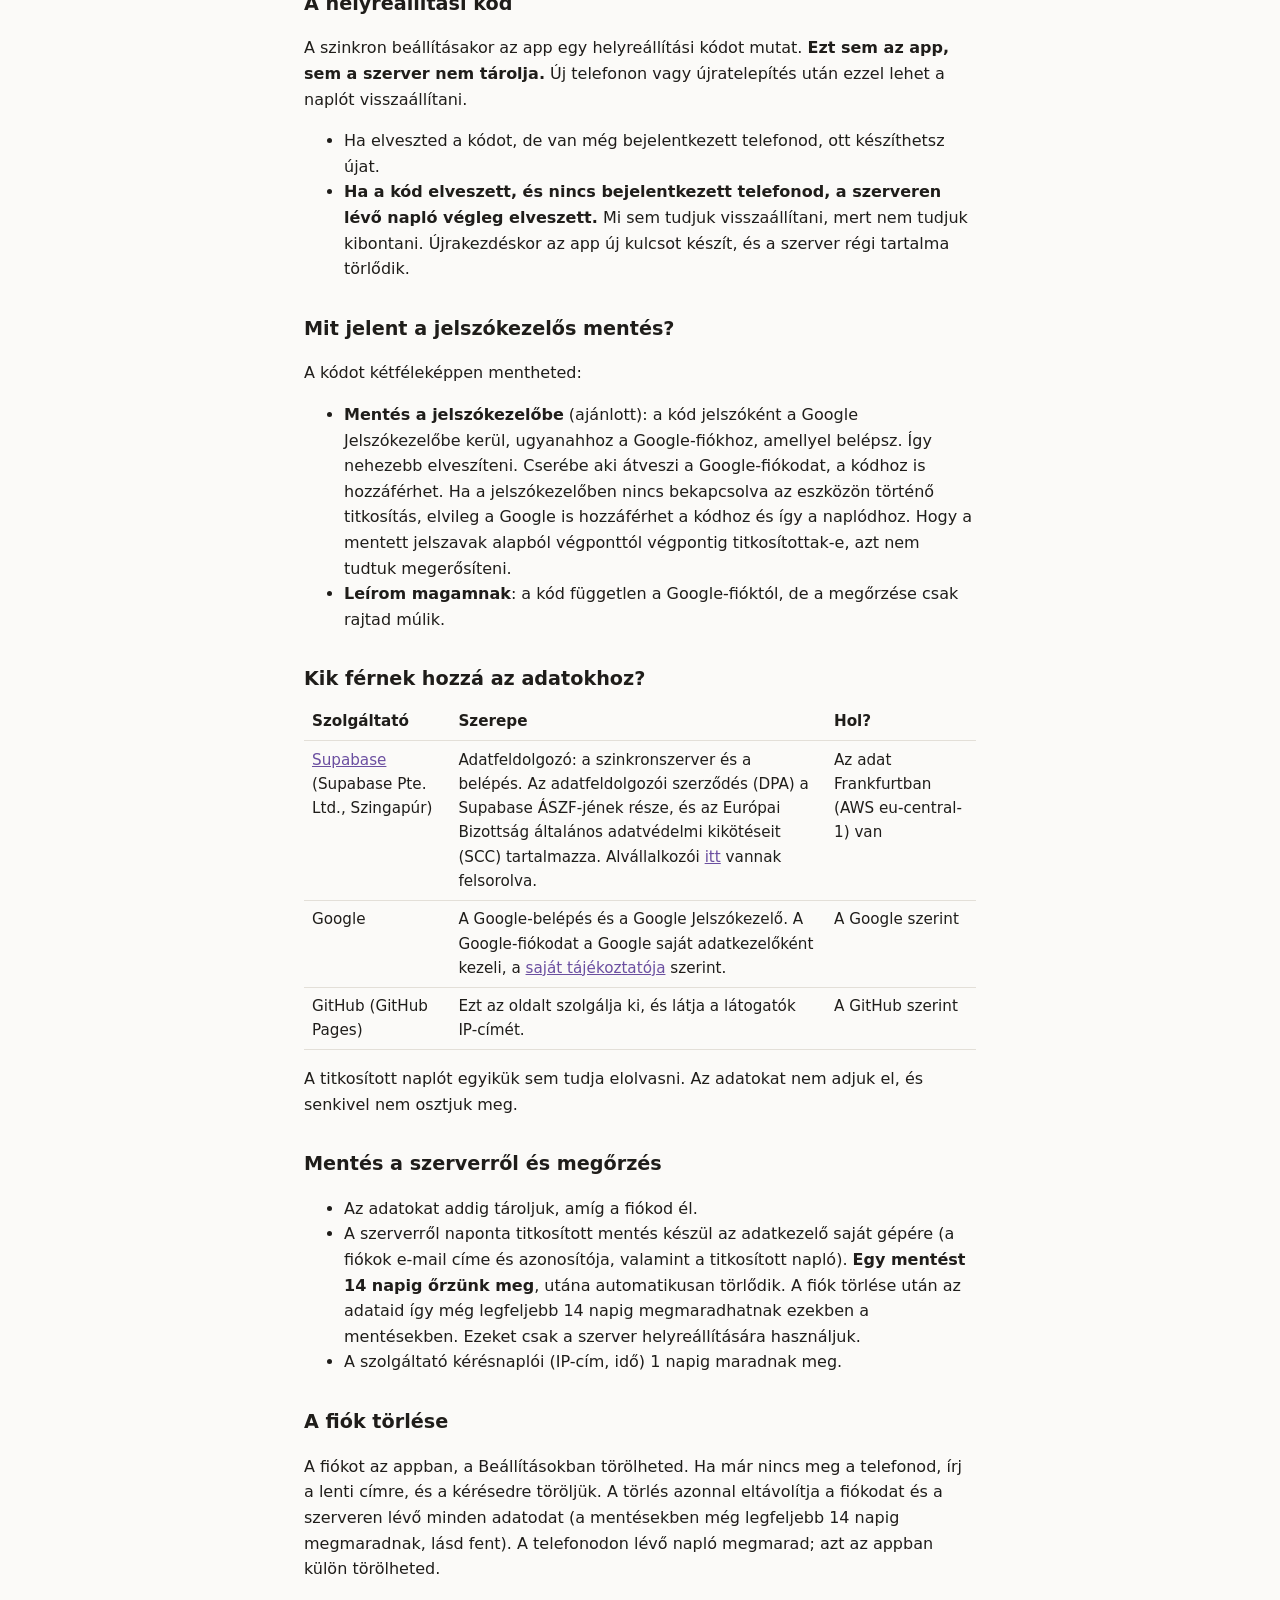
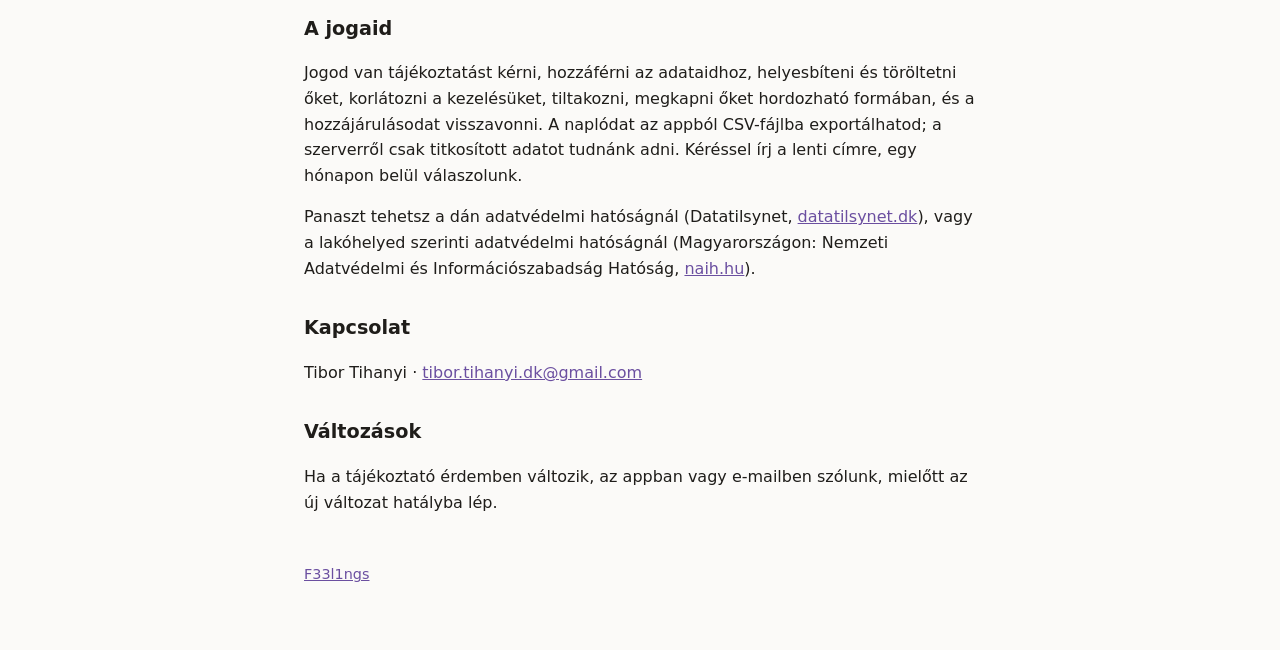
<file: hu/index.html>
<!doctype html>
<html lang="hu">
<head>
<meta charset="utf-8">
<meta name="viewport" content="width=device-width, initial-scale=1">
<meta http-equiv="Content-Security-Policy" content="default-src 'none'; style-src 'self'; img-src 'self'; base-uri 'none'; form-action 'none'">
<meta name="referrer" content="no-referrer">
<title>F33l1ngs – Adatkezelési tájékoztató</title>
<link rel="stylesheet" href="../style.css">
</head>
<body>
<main>
<nav class="lang"><span>Magyar</span><a href="../en/" hreflang="en" lang="en">English</a><a href="../da/" hreflang="da" lang="da">Dansk</a></nav>

<h1>F33l1ngs – Adatkezelési tájékoztató</h1>
<p class="meta">Hatályos: 2026. november 10-től · Verzió: 5.0</p>

<p class="note">Ezt a tájékoztatót az app fejlesztője írta, jogász még nem nézte át. Ha valami nem egyértelmű, írj nekem (lásd: <a href="#kapcsolat">Kapcsolat</a>).</p>

<h2 id="adatkezelo">Ki kezeli az adataidat?</h2>
<p>Az adatkezelő: <strong>Tibor Tihanyi</strong> magánszemély, az F33l1ngs app fejlesztője (Dánia). Kapcsolat: <a href="mailto:tibor.tihanyi.dk@gmail.com">tibor.tihanyi.dk@gmail.com</a>.</p>
<p>Az F33l1ngs érzésnapló Androidra. Jelenleg zárt körben, meghívott felhasználók használják, és nincs benne reklám, analitika vagy hibakövető szolgáltatás.</p>

<h2 id="fiok-nelkul">Fiók nélkül</h2>
<p>Ha nem lépsz be, a napló <strong>csak a telefonodon</strong> van. Az app nem küld róla adatot sehová, mi sem látjuk.</p>
<p>Az Android rendszermentése (Google-backup) ki van kapcsolva az appnál, hogy a napló és a belépési adatok ne kerüljenek a Google-fiókodba. Fiók nélkül ezért a CSV-export az egyetlen mentés: ha elveszíted a telefont, a napló is elveszik.</p>

<h2 id="szinkron">Fiókkal: titkosított szinkron</h2>
<p>A fiók nem kötelező. Ha a Beállításokban Google-fiókkal belépsz, és <strong>kifejezetten hozzájárulsz</strong>, a napló a telefonjaid között szinkronizálódik. A napló lelki állapotról szól, ezért különleges adatnak számít; az adatkezelés jogalapja a kifejezett hozzájárulásod (GDPR 6. cikk (1) a) és 9. cikk (2) a)). A hozzájárulást bármikor visszavonhatod kilépéssel és a fiók törlésével; ez nem érinti a korábbi adatkezelés jogszerűségét.</p>
<p>A naplót a telefon <strong>titkosítja, mielőtt elküldi</strong> (végponttól végpontig titkosítás, AES-256-GCM). A kulcs csak a telefonjaidon van és a helyreállítási kódodból állítható elő. A szerver és mi sem tudjuk elolvasni.</p>

<table>
<thead><tr><th>Mi kerül a szerverre?</th><th>Hogyan?</th></tr></thead>
<tbody>
<tr><td>A bejegyzések teljes tartalma: időpont, időzóna, megjegyzés, forrás, érzések és intenzitások</td><td>Titkosítva</td></tr>
<tr><td>A saját érzéseid neve, és hogy mely beépített érzéseket rejtetted el</td><td>Titkosítva</td></tr>
<tr><td>Az adatkulcs, a helyreállítási kóddal becsomagolva</td><td>Titkosítva (a kód nélkül használhatatlan)</td></tr>
<tr><td>A Google-fiókod e-mail címe és azonosítója, valamint amit a Google a belépéskor átad (név, profilkép címe)</td><td>Olvashatóan (a belépéshez kell)</td></tr>
<tr><td>Az elemek száma, véletlen azonosítója és mérete, a módosítás ideje és a törlés ténye. Ebből látszik, mikor használtad az appot, de az nem, hogy mit írtál.</td><td>Olvashatóan (a szinkronhoz kell)</td></tr>
<tr><td>A kérések IP-címe és ideje a szolgáltató naplóiban</td><td>Olvashatóan, 1 napig</td></tr>
</tbody>
</table>

<p>A szinkron nem véd minden ellen. A telefonon lévő napló nincs külön titkosítva, azt a képernyőzár védi: feloldott vagy feltört telefonon olvasható. A módosított app ellen sem véd.</p>
<p>Az értesítési, téma-, nyelvi és zárbeállítások nem szinkronizálódnak, csak a telefonodon vannak.</p>

<h2 id="kod">A helyreállítási kód</h2>
<p>A szinkron beállításakor az app egy helyreállítási kódot mutat. <strong>Ezt sem az app, sem a szerver nem tárolja.</strong> Új telefonon vagy újratelepítés után ezzel lehet a naplót visszaállítani.</p>
<ul>
<li>Ha elveszted a kódot, de van még bejelentkezett telefonod, ott készíthetsz újat.</li>
<li><strong>Ha a kód elveszett, és nincs bejelentkezett telefonod, a szerveren lévő napló végleg elveszett.</strong> Mi sem tudjuk visszaállítani, mert nem tudjuk kibontani. Újrakezdéskor az app új kulcsot készít, és a szerver régi tartalma törlődik.</li>
</ul>

<h2 id="jelszokezelo">Mit jelent a jelszókezelős mentés?</h2>
<p>A kódot kétféleképpen mentheted:</p>
<ul>
<li><strong>Mentés a jelszókezelőbe</strong> (ajánlott): a kód jelszóként a Google Jelszókezelőbe kerül, ugyanahhoz a Google-fiókhoz, amellyel belépsz. Így nehezebb elveszíteni. Cserébe aki átveszi a Google-fiókodat, a kódhoz is hozzáférhet. Ha a jelszókezelőben nincs bekapcsolva az eszközön történő titkosítás, elvileg a Google is hozzáférhet a kódhoz és így a naplódhoz. Hogy a mentett jelszavak alapból végponttól végpontig titkosítottak-e, azt nem tudtuk megerősíteni.</li>
<li><strong>Leírom magamnak</strong>: a kód független a Google-fióktól, de a megőrzése csak rajtad múlik.</li>
</ul>

<h2 id="feldolgozok">Kik férnek hozzá az adatokhoz?</h2>
<table>
<thead><tr><th>Szolgáltató</th><th>Szerepe</th><th>Hol?</th></tr></thead>
<tbody>
<tr><td><a href="https://supabase.com/legal/dpa">Supabase</a> (Supabase Pte. Ltd., Szingapúr)</td><td>Adatfeldolgozó: a szinkronszerver és a belépés. Az adatfeldolgozói szerződés (DPA) a Supabase ÁSZF-jének része, és az Európai Bizottság általános adatvédelmi kikötéseit (SCC) tartalmazza. Alvállalkozói <a href="https://supabase.com/legal/customer-resources/subprocessor-list">itt</a> vannak felsorolva.</td><td>Az adat Frankfurtban (AWS eu-central-1) van</td></tr>
<tr><td>Google</td><td>A Google-belépés és a Google Jelszókezelő. A Google-fiókodat a Google saját adatkezelőként kezeli, a <a href="https://policies.google.com/privacy">saját tájékoztatója</a> szerint.</td><td>A Google szerint</td></tr>
<tr><td>GitHub (GitHub Pages)</td><td>Ezt az oldalt szolgálja ki, és látja a látogatók IP-címét.</td><td>A GitHub szerint</td></tr>
</tbody>
</table>
<p>A titkosított naplót egyikük sem tudja elolvasni. Az adatokat nem adjuk el, és senkivel nem osztjuk meg.</p>

<h2 id="mentes">Mentés a szerverről és megőrzés</h2>
<ul>
<li>Az adatokat addig tároljuk, amíg a fiókod él.</li>
<li>A szerverről naponta titkosított mentés készül az adatkezelő saját gépére (a fiókok e-mail címe és azonosítója, valamint a titkosított napló). <strong>Egy mentést 14 napig őrzünk meg</strong>, utána automatikusan törlődik. A fiók törlése után az adataid így még legfeljebb 14 napig megmaradhatnak ezekben a mentésekben. Ezeket csak a szerver helyreállítására használjuk.</li>
<li>A szolgáltató kérésnaplói (IP-cím, idő) 1 napig maradnak meg.</li>
</ul>

<h2 id="torles">A fiók törlése</h2>
<p>A fiókot az appban, a Beállításokban törölheted. Ha már nincs meg a telefonod, írj a lenti címre, és a kérésedre töröljük. A törlés azonnal eltávolítja a fiókodat és a szerveren lévő minden adatodat (a mentésekben még legfeljebb 14 napig megmaradnak, lásd fent). A telefonodon lévő napló megmarad; azt az appban külön törölheted.</p>

<h2 id="jogok">A jogaid</h2>
<p>Jogod van tájékoztatást kérni, hozzáférni az adataidhoz, helyesbíteni és töröltetni őket, korlátozni a kezelésüket, tiltakozni, megkapni őket hordozható formában, és a hozzájárulásodat visszavonni. A naplódat az appból CSV-fájlba exportálhatod; a szerverről csak titkosított adatot tudnánk adni. Kéréssel írj a lenti címre, egy hónapon belül válaszolunk.</p>
<p>Panaszt tehetsz a dán adatvédelmi hatóságnál (Datatilsynet, <a href="https://www.datatilsynet.dk">datatilsynet.dk</a>), vagy a lakóhelyed szerinti adatvédelmi hatóságnál (Magyarországon: Nemzeti Adatvédelmi és Információszabadság Hatóság, <a href="https://naih.hu">naih.hu</a>).</p>

<h2 id="kapcsolat">Kapcsolat</h2>
<p>Tibor Tihanyi · <a href="mailto:tibor.tihanyi.dk@gmail.com">tibor.tihanyi.dk@gmail.com</a></p>

<h2 id="valtozasok">Változások</h2>
<p>Ha a tájékoztató érdemben változik, az appban vagy e-mailben szólunk, mielőtt az új változat hatályba lép.</p>

<footer><a href="../">F33l1ngs</a></footer>
</main>
</body>
</html>
</file>
<file: style.css>
:root {
  --bg: #fbfaf8;
  --fg: #1f1d1a;
  --muted: #5f5a53;
  --accent: #6b4fa0;
  --border: #e3dfd8;
  --warn-bg: #fff4e5;
  --warn-fg: #6b3d00;
  --danger: #b3261e;
  --ok: #1e6b3a;
}

@media (prefers-color-scheme: dark) {
  :root {
    --bg: #161514;
    --fg: #ece9e4;
    --muted: #a8a29a;
    --accent: #b9a2e6;
    --border: #34312d;
    --warn-bg: #3a2a12;
    --warn-fg: #f5d3a1;
    --danger: #f2b8b5;
    --ok: #8fd6a6;
  }
}

* { box-sizing: border-box; }

body {
  margin: 0;
  background: var(--bg);
  color: var(--fg);
  font: 16px/1.6 system-ui, -apple-system, "Segoe UI", Roboto, sans-serif;
}

main {
  max-width: 44rem;
  margin: 0 auto;
  padding: 1.5rem 1rem 4rem;
}

nav.lang { font-size: 0.9rem; color: var(--muted); margin-bottom: 1.5rem; }
nav.lang a, nav.lang span { margin-right: 0.75rem; }
nav.lang span { font-weight: 600; color: var(--fg); }

h1 { font-size: 1.7rem; line-height: 1.25; margin: 0 0 0.25rem; }
h2 { font-size: 1.2rem; margin: 2rem 0 0.5rem; }
.meta { color: var(--muted); font-size: 0.9rem; margin-top: 0; }

a { color: var(--accent); }

.note {
  background: var(--warn-bg);
  color: var(--warn-fg);
  border-radius: 8px;
  padding: 0.75rem 1rem;
  margin: 1rem 0;
}

table { border-collapse: collapse; width: 100%; font-size: 0.95rem; }
th, td { text-align: left; vertical-align: top; padding: 0.4rem 0.5rem; border-bottom: 1px solid var(--border); }

button {
  font: inherit;
  padding: 0.6rem 1.1rem;
  border-radius: 8px;
  border: 1px solid var(--border);
  background: transparent;
  color: var(--fg);
  cursor: pointer;
}
button.danger { background: var(--danger); border-color: var(--danger); color: var(--bg); }
button:disabled { opacity: 0.5; cursor: not-allowed; }

input[type="text"] {
  font: inherit;
  padding: 0.5rem;
  border-radius: 6px;
  border: 1px solid var(--border);
  background: var(--bg);
  color: var(--fg);
  width: 100%;
  max-width: 20rem;
}

.step { margin: 1.25rem 0; }
.hidden { display: none; }
.error { color: var(--danger); }
.success { color: var(--ok); font-weight: 600; }
footer { margin-top: 3rem; color: var(--muted); font-size: 0.9rem; }
</file>
